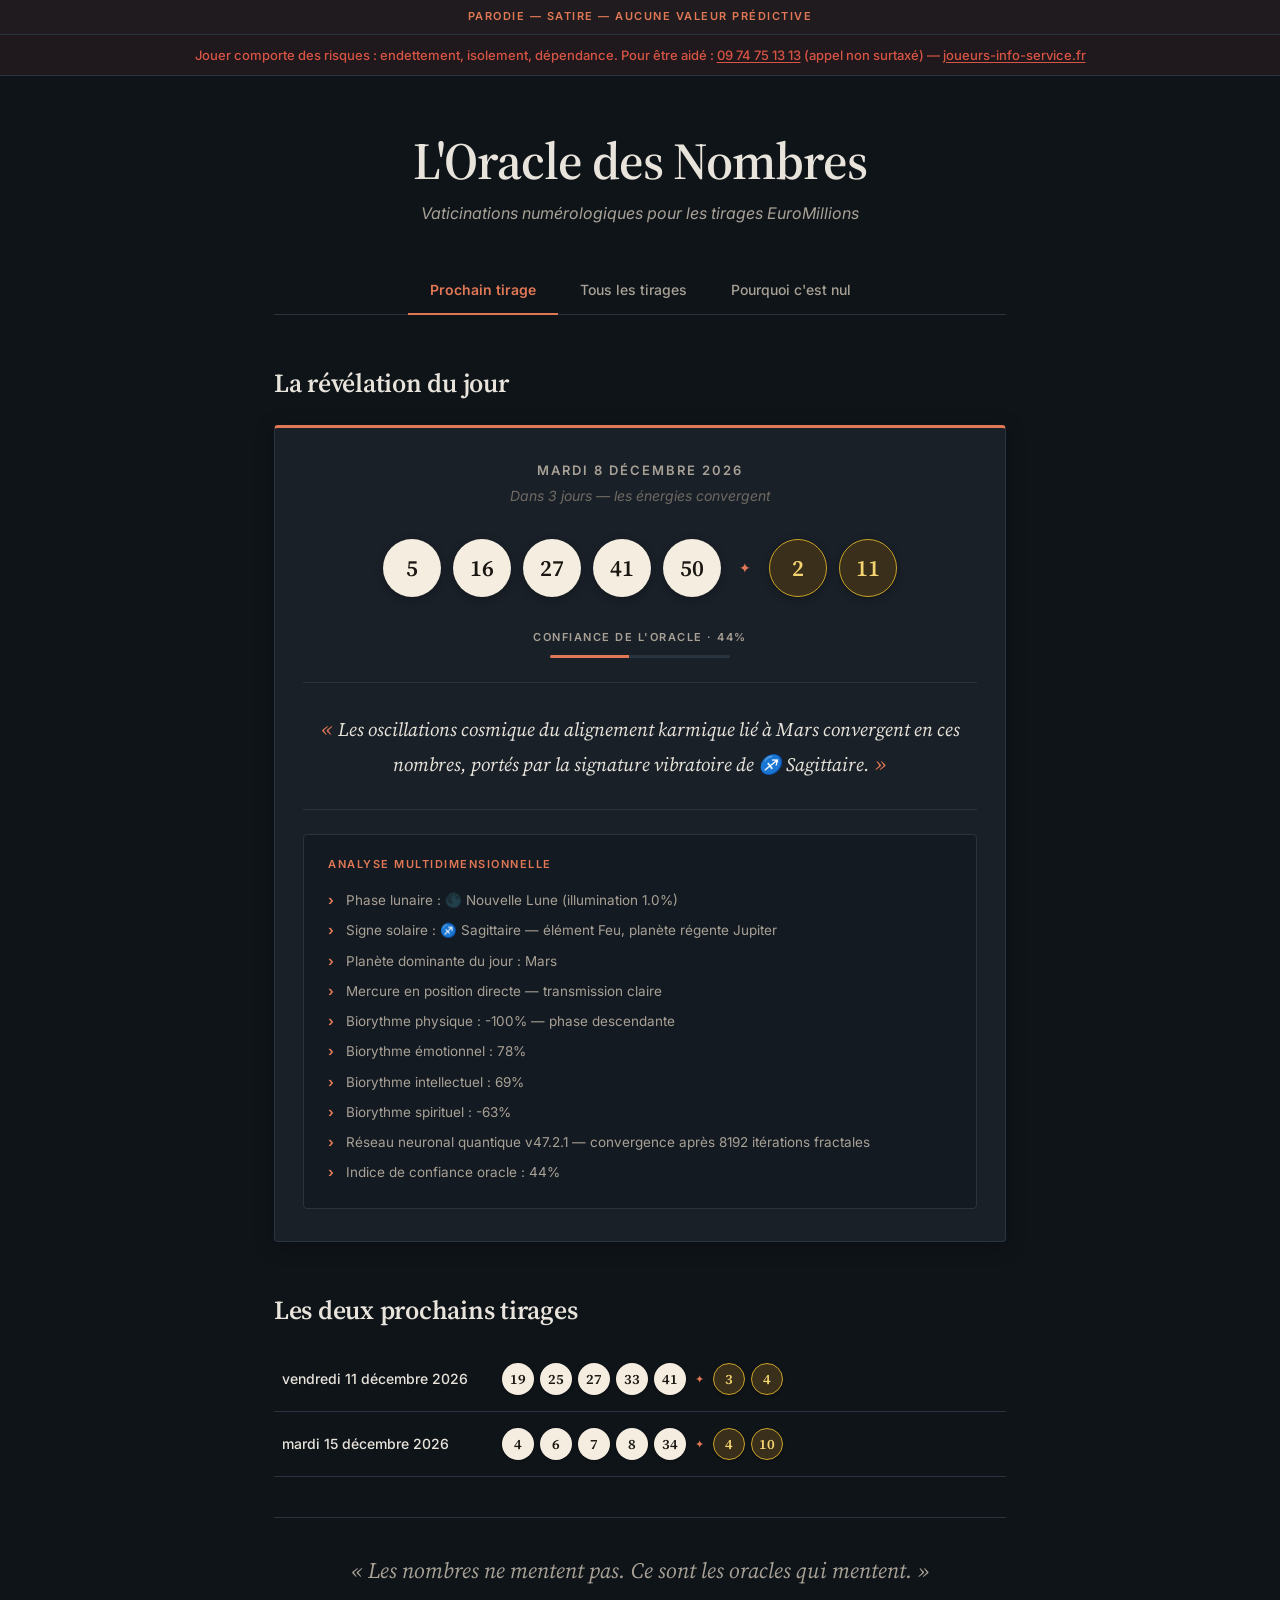
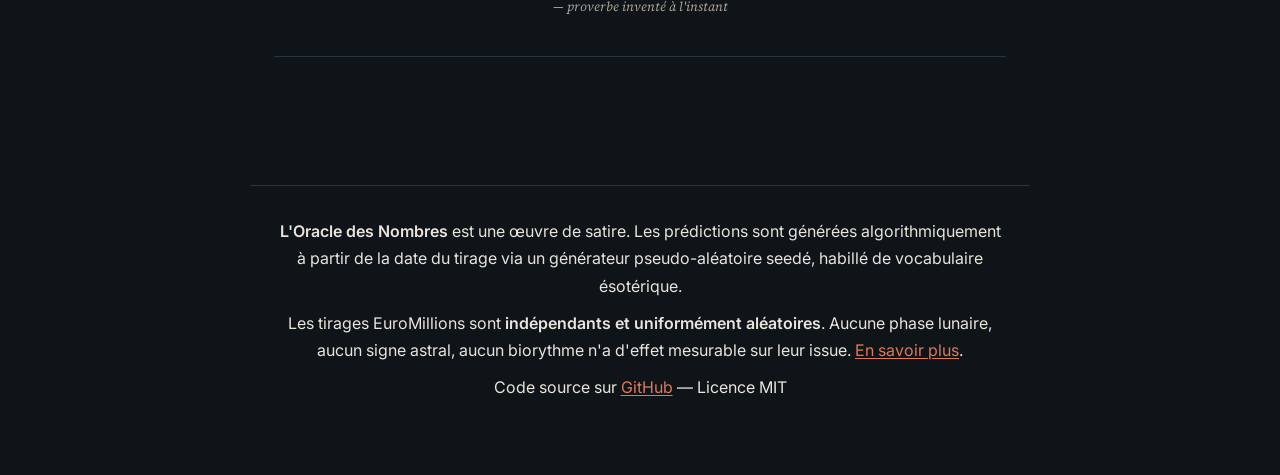
<file: index.html>
<!DOCTYPE html>
<html lang="fr">
<head>
<meta charset="utf-8">
<meta name="viewport" content="width=device-width, initial-scale=1">
<meta name="robots" content="noindex, nofollow">
<title>L'Oracle des Nombres — Parodie numérologique EuroMillions</title>
<link rel="preconnect" href="https://fonts.googleapis.com">
<link rel="preconnect" href="https://fonts.gstatic.com" crossorigin>
<link rel="stylesheet" href="https://fonts.googleapis.com/css2?family=Inter:wght@400;500;600&family=Source+Serif+4:ital,wght@0,400;0,600;1,400&display=swap">
<link rel="stylesheet" href="style.css">
<meta property="og:title" content="L'Oracle des Nombres (parodie)">
<meta property="og:description" content="Prédictions pseudo-scientifiques d'EuroMillions par cycles lunaires et alignements planétaires. C'est une blague — aucune valeur prédictive.">
</head>
<body>

<div class="parody-tag">Parodie — Satire — Aucune valeur prédictive</div>

<div class="danger-banner">
  Jouer comporte des risques : endettement, isolement, dépendance. Pour être aidé :
  <a href="tel:0974751313">09 74 75 13 13</a> (appel non surtaxé) —
  <a href="https://www.joueurs-info-service.fr/" target="_blank" rel="noopener">joueurs-info-service.fr</a>
</div>

<main>
  <h1>L'Oracle des Nombres</h1>
  <p class="subtitle">Vaticinations numérologiques pour les tirages EuroMillions</p>

  <nav>
    <a href="index.html" class="active">Prochain tirage</a>
    <a href="calendar.html">Tous les tirages</a>
    <a href="about.html">Pourquoi c'est nul</a>
  </nav>

  <section id="next-draw">
    <h2>La révélation du jour</h2>
    <div id="oracle-content"></div>
  </section>

  <section>
    <h2>Les deux prochains tirages</h2>
    <div id="upcoming"></div>
  </section>

  <div class="big-quote">
    « Les nombres ne mentent pas. Ce sont les oracles qui mentent. »<br>
    <span style="font-size:13px;">— proverbe inventé à l'instant</span>
  </div>

</main>

<footer>
  <p>
    <b>L'Oracle des Nombres</b> est une œuvre de satire.
    Les prédictions sont générées algorithmiquement à partir de la date du tirage
    via un générateur pseudo-aléatoire seedé, habillé de vocabulaire ésotérique.
  </p>
  <p>
    Les tirages EuroMillions sont <b>indépendants et uniformément aléatoires</b>.
    Aucune phase lunaire, aucun signe astral, aucun biorythme n'a d'effet mesurable
    sur leur issue. <a href="about.html">En savoir plus</a>.
  </p>
  <p>
    Code source sur <a href="https://github.com/raphaeljameson-png/oracle-des-nombres" target="_blank" rel="noopener">GitHub</a> — Licence MIT
  </p>
</footer>

<script src="calendar.js"></script>
<script src="app.js"></script>
<script>
(function() {
  const draws = window.CALENDAR_DATA.draws;
  const next = nextDraw(draws);
  const result = oracle(next);

  document.getElementById('oracle-content').innerHTML = `
    <div class="oracle-card">
      <div class="draw-date">${result.dateFormatted}</div>
      <div class="draw-countdown">${countdownText(next)}</div>

      <div class="prediction-grid">
        ${renderBalls(result.mainNumbers, result.stars)}
      </div>

      <div class="confidence">
        Confiance de l'oracle&nbsp;·&nbsp;${result.confidence}%
        <div class="confidence-bar">
          <div class="confidence-fill" style="width:${result.confidence}%"></div>
        </div>
      </div>

      <div class="prophecy">${result.prophecy}</div>

      <div class="reasoning">
        <span class="reasoning-label">Analyse multidimensionnelle</span>
        <ul>
          ${result.reasoning.map(r => `<li>${r}</li>`).join('')}
        </ul>
      </div>
    </div>
  `;

  const idx = draws.indexOf(next);
  const upcoming = draws.slice(idx + 1, idx + 3);
  document.getElementById('upcoming').innerHTML = upcoming.map(d => {
    const r = oracle(d);
    return `
      <div class="calendar-item">
        <div class="cal-date">${r.dateFormatted}</div>
        <div class="cal-balls">${renderBalls(r.mainNumbers, r.stars, true)}</div>
      </div>
    `;
  }).join('');
})();
</script>

</body>
</html>
</file>
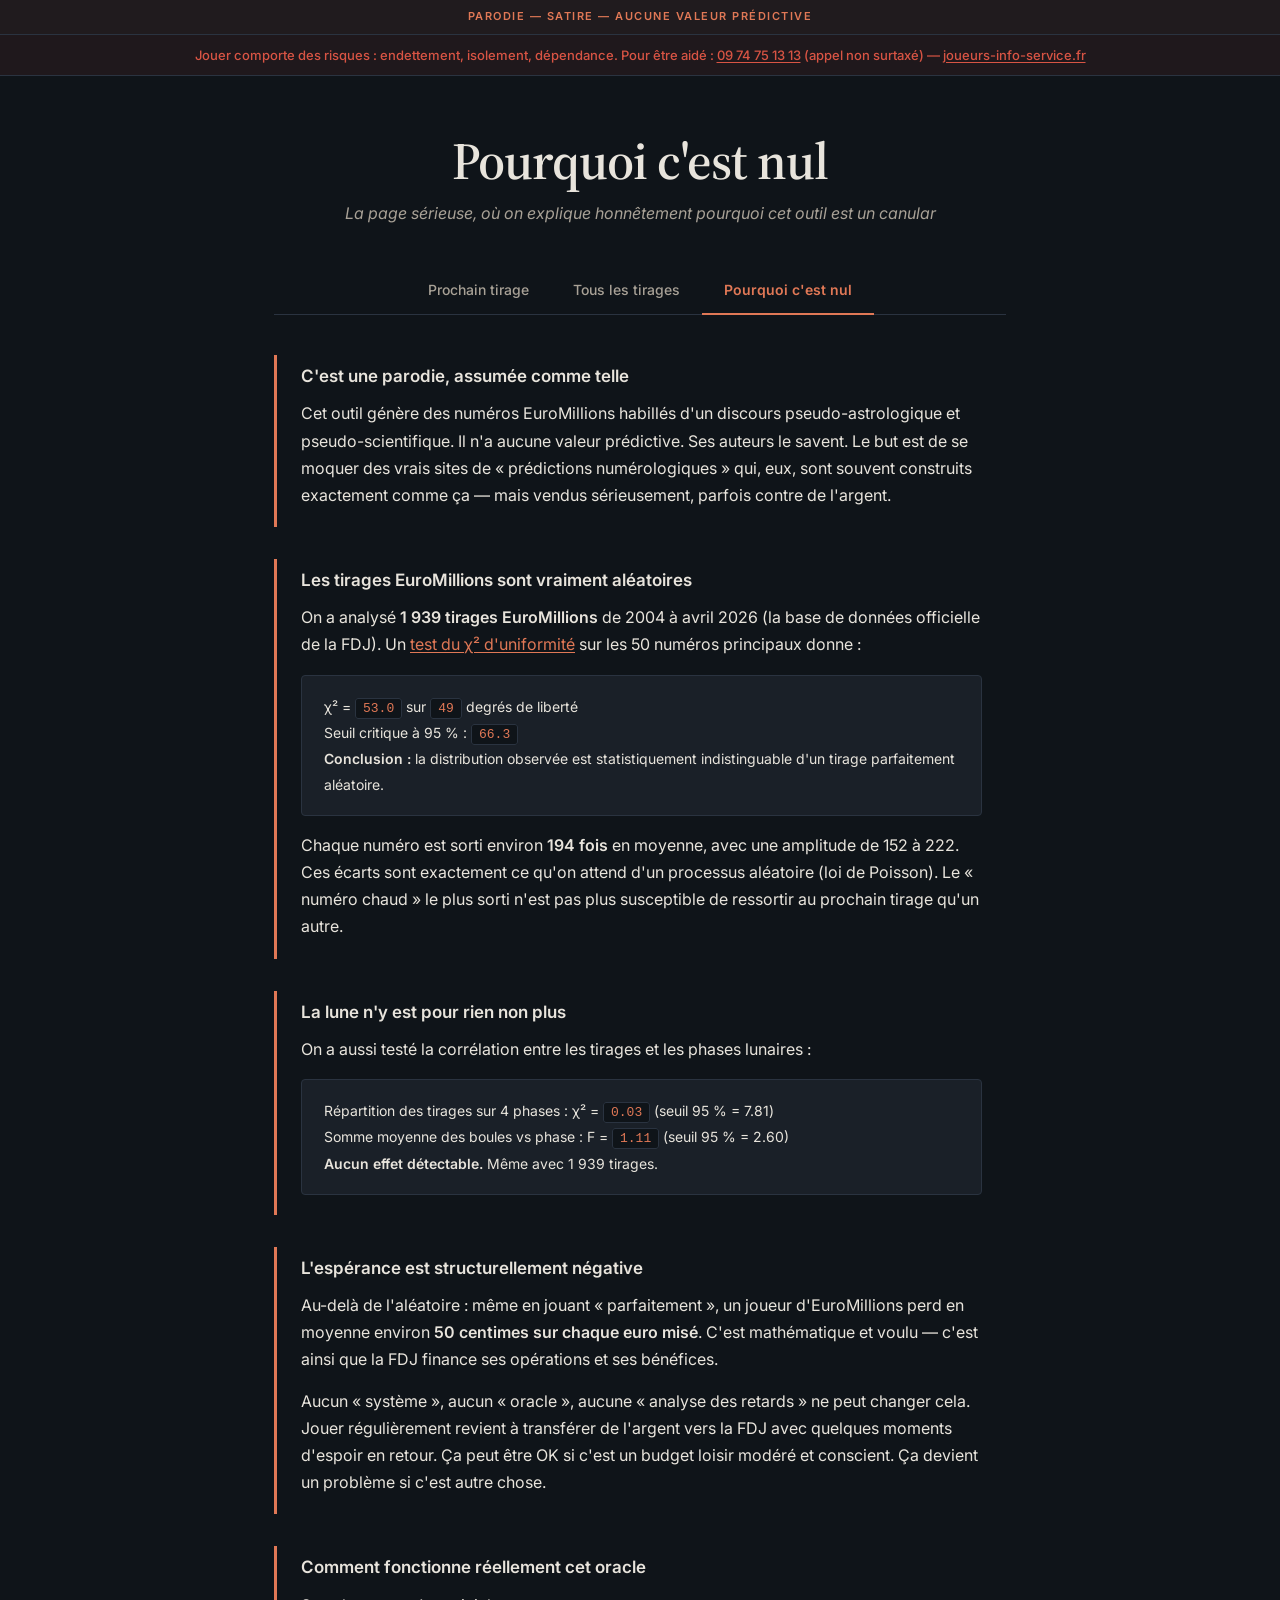
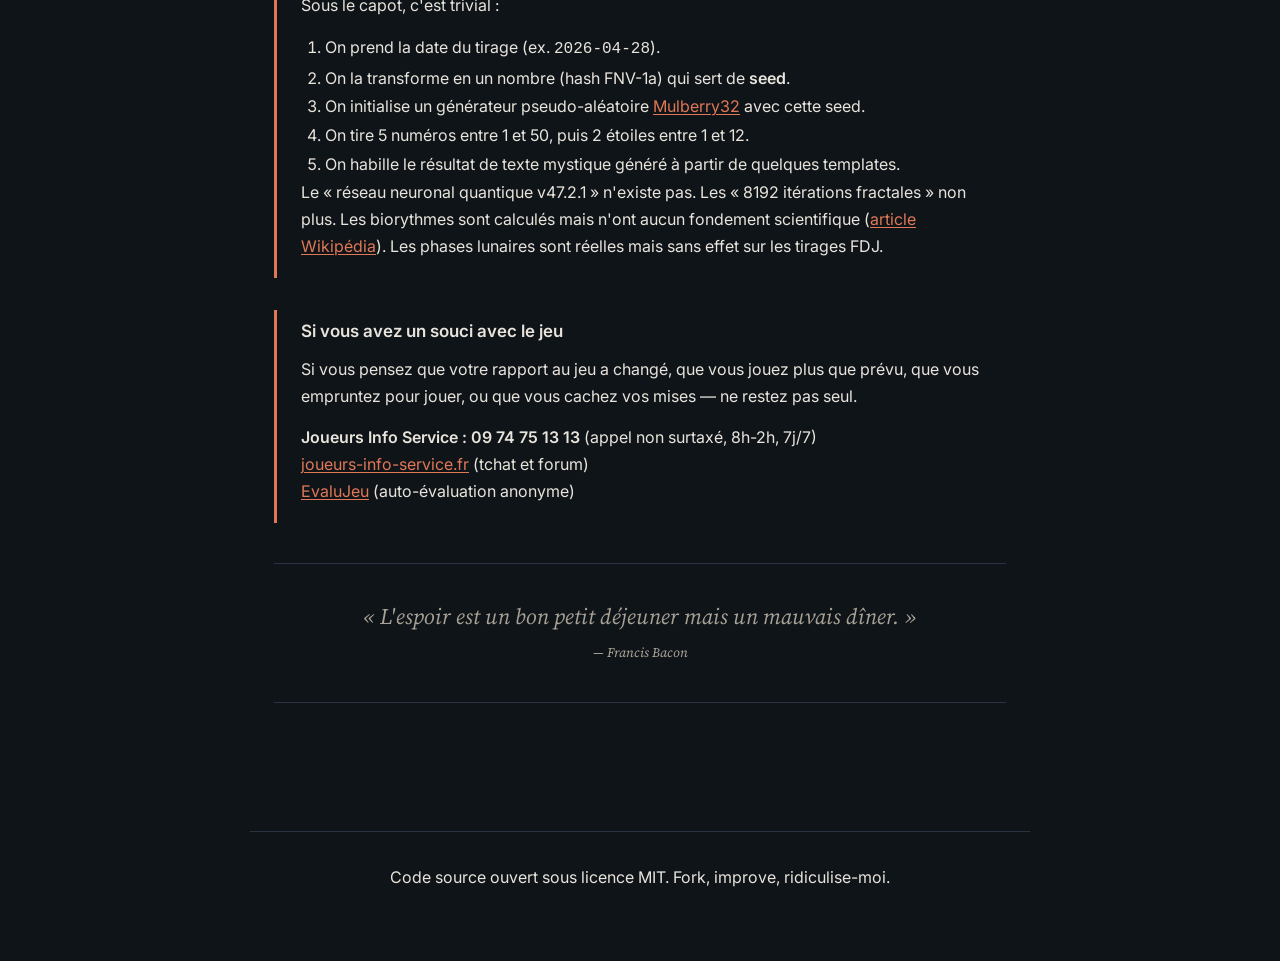
<file: about.html>
<!DOCTYPE html>
<html lang="fr">
<head>
<meta charset="utf-8">
<meta name="viewport" content="width=device-width, initial-scale=1">
<meta name="robots" content="noindex, nofollow">
<title>Pourquoi cet oracle ne marche pas</title>
<link rel="preconnect" href="https://fonts.googleapis.com">
<link rel="preconnect" href="https://fonts.gstatic.com" crossorigin>
<link rel="stylesheet" href="https://fonts.googleapis.com/css2?family=Inter:wght@400;500;600&family=Source+Serif+4:ital,wght@0,400;0,600;1,400&display=swap">
<link rel="stylesheet" href="style.css">
</head>
<body>

<div class="parody-tag">Parodie — Satire — Aucune valeur prédictive</div>

<div class="danger-banner">
  Jouer comporte des risques : endettement, isolement, dépendance. Pour être aidé :
  <a href="tel:0974751313">09 74 75 13 13</a> (appel non surtaxé) —
  <a href="https://www.joueurs-info-service.fr/" target="_blank" rel="noopener">joueurs-info-service.fr</a>
</div>

<main>
  <h1>Pourquoi c'est nul</h1>
  <p class="subtitle">La page sérieuse, où on explique honnêtement pourquoi cet outil est un canular</p>

  <nav>
    <a href="index.html">Prochain tirage</a>
    <a href="calendar.html">Tous les tirages</a>
    <a href="about.html" class="active">Pourquoi c'est nul</a>
  </nav>

  <div class="about-section">
    <h3>C'est une parodie, assumée comme telle</h3>
    <p>
      Cet outil génère des numéros EuroMillions habillés d'un discours pseudo-astrologique
      et pseudo-scientifique. Il n'a aucune valeur prédictive. Ses auteurs le savent.
      Le but est de se moquer des vrais sites de « prédictions numérologiques » qui, eux,
      sont souvent construits exactement comme ça — mais vendus sérieusement, parfois
      contre de l'argent.
    </p>
  </div>

  <div class="about-section">
    <h3>Les tirages EuroMillions sont vraiment aléatoires</h3>
    <p>
      On a analysé <b>1 939 tirages EuroMillions</b> de 2004 à avril 2026 (la base de données
      officielle de la FDJ). Un <a href="https://fr.wikipedia.org/wiki/Test_du_%CF%87%C2%B2"
      target="_blank" rel="noopener">test du χ² d'uniformité</a> sur les 50 numéros
      principaux donne :
    </p>
    <div class="stat-box">
      χ² = <code>53.0</code> sur <code>49</code> degrés de liberté<br>
      Seuil critique à 95 % : <code>66.3</code><br>
      <b>Conclusion :</b> la distribution observée est statistiquement indistinguable
      d'un tirage parfaitement aléatoire.
    </div>
    <p>
      Chaque numéro est sorti environ <b>194 fois</b> en moyenne, avec une amplitude de
      152 à 222. Ces écarts sont exactement ce qu'on attend d'un processus aléatoire
      (loi de Poisson). Le « numéro chaud » le plus sorti n'est pas plus susceptible de
      ressortir au prochain tirage qu'un autre.
    </p>
  </div>

  <div class="about-section">
    <h3>La lune n'y est pour rien non plus</h3>
    <p>
      On a aussi testé la corrélation entre les tirages et les phases lunaires :
    </p>
    <div class="stat-box">
      Répartition des tirages sur 4 phases : χ² = <code>0.03</code> (seuil 95 % = 7.81)<br>
      Somme moyenne des boules vs phase : F = <code>1.11</code> (seuil 95 % = 2.60)<br>
      <b>Aucun effet détectable.</b> Même avec 1 939 tirages.
    </div>
  </div>

  <div class="about-section">
    <h3>L'espérance est structurellement négative</h3>
    <p>
      Au-delà de l'aléatoire : même en jouant « parfaitement », un joueur d'EuroMillions
      perd en moyenne environ <b>50 centimes sur chaque euro misé</b>. C'est mathématique
      et voulu — c'est ainsi que la FDJ finance ses opérations et ses bénéfices.
    </p>
    <p>
      Aucun « système », aucun « oracle », aucune « analyse des retards » ne peut changer cela.
      Jouer régulièrement revient à transférer de l'argent vers la FDJ avec quelques
      moments d'espoir en retour. Ça peut être OK si c'est un budget loisir modéré
      et conscient. Ça devient un problème si c'est autre chose.
    </p>
  </div>

  <div class="about-section">
    <h3>Comment fonctionne réellement cet oracle</h3>
    <p>Sous le capot, c'est trivial :</p>
    <ol style="padding-left: 24px; line-height: 1.8;">
      <li>On prend la date du tirage (ex. <code>2026-04-28</code>).</li>
      <li>On la transforme en un nombre (hash FNV-1a) qui sert de <b>seed</b>.</li>
      <li>On initialise un générateur pseudo-aléatoire <a href="https://en.wikipedia.org/wiki/Pseudorandom_number_generator" target="_blank" rel="noopener">Mulberry32</a> avec cette seed.</li>
      <li>On tire 5 numéros entre 1 et 50, puis 2 étoiles entre 1 et 12.</li>
      <li>On habille le résultat de texte mystique généré à partir de quelques templates.</li>
    </ol>
    <p>
      Le « réseau neuronal quantique v47.2.1 » n'existe pas. Les « 8192 itérations fractales »
      non plus. Les biorythmes sont calculés mais n'ont aucun fondement scientifique
      (<a href="https://fr.wikipedia.org/wiki/Biorythme" target="_blank" rel="noopener">article Wikipédia</a>).
      Les phases lunaires sont réelles mais sans effet sur les tirages FDJ.
    </p>
  </div>

  <div class="about-section">
    <h3>Si vous avez un souci avec le jeu</h3>
    <p>
      Si vous pensez que votre rapport au jeu a changé, que vous jouez plus que prévu,
      que vous empruntez pour jouer, ou que vous cachez vos mises — ne restez pas seul.
    </p>
    <p>
      <b>Joueurs Info Service : 09 74 75 13 13</b> (appel non surtaxé, 8h-2h, 7j/7)<br>
      <a href="https://www.joueurs-info-service.fr/" target="_blank" rel="noopener">joueurs-info-service.fr</a> (tchat et forum)<br>
      <a href="https://www.evalujeu.fr/" target="_blank" rel="noopener">EvaluJeu</a> (auto-évaluation anonyme)
    </p>
  </div>

  <div class="big-quote">
    « L'espoir est un bon petit déjeuner mais un mauvais dîner. »<br>
    <span style="font-size:13px;">— Francis Bacon</span>
  </div>

</main>

<footer>
  <p>
    Code source ouvert sous licence MIT. Fork, improve, ridiculise-moi.
  </p>
</footer>

</body>
</html>
</file>
<file: style.css>
/* ═══════════════════════════════════════════════════════════════
   ORACLE DES NOMBRES — Design éditorial, fond nuit
   Bleu ardoise profond + accent terracotta + ivoire pour les boules.
   ═══════════════════════════════════════════════════════════════ */

:root {
  /* Base (fond nuit) */
  --bg: #0f1419;
  --bg-elevated: #1a2028;
  --bg-subtle: #141a21;
  --border: #2a3340;
  --border-strong: #3a4554;

  /* Texte */
  --text: #e8e4dc;
  --text-muted: #a8a196;
  --text-light: #6e6a62;

  /* Accent (terracotta chaud, utilisé avec parcimonie) */
  --accent: #e07856;
  --accent-hover: #f08866;
  --accent-subtle: rgba(224, 120, 86, 0.12);

  /* Boules (ivoire sur fond nuit) */
  --ball-bg: #f4ede0;
  --ball-text: #1a1612;

  /* Étoiles EuroMillions (or vieilli) */
  --star-bg: #3a2f1a;
  --star-border: #c9a227;
  --star-text: #f4d470;

  /* Alerte jeu */
  --danger: #d85444;
  --danger-bg: rgba(216, 84, 68, 0.08);

  /* Parodie tag */
  --parody-bg: rgba(224, 120, 86, 0.08);
  --parody-text: var(--accent);
}

* { box-sizing: border-box; margin: 0; padding: 0; }

html {
  font-family: 'Inter', -apple-system, BlinkMacSystemFont, 'Segoe UI', Helvetica, Arial, sans-serif;
  -webkit-font-smoothing: antialiased;
  -moz-osx-font-smoothing: grayscale;
  color: var(--text);
  background: var(--bg);
  font-size: 16px;
  line-height: 1.6;
}

body {
  min-height: 100vh;
  padding-bottom: 40px;
}

/* ─── Bandeaux (haut de page) ─────────────────────────────── */

.parody-tag {
  background: var(--parody-bg);
  color: var(--parody-text);
  text-align: center;
  padding: 8px 16px;
  font-size: 11px;
  letter-spacing: 1.5px;
  font-weight: 600;
  border-bottom: 1px solid var(--border);
  text-transform: uppercase;
}

.danger-banner {
  background: var(--danger-bg);
  color: var(--danger);
  text-align: center;
  padding: 10px 16px;
  font-size: 13px;
  font-weight: 500;
  border-bottom: 1px solid var(--border);
}
.danger-banner a { color: var(--danger); text-decoration: underline; }

/* ─── Structure ───────────────────────────────────────────── */

main {
  max-width: 780px;
  margin: 0 auto;
  padding: 56px 24px 24px;
}

/* ─── Titres ──────────────────────────────────────────────── */

h1 {
  font-family: 'Source Serif 4', 'Source Serif Pro', Georgia, serif;
  font-size: clamp(32px, 5.5vw, 52px);
  font-weight: 600;
  color: var(--text);
  text-align: center;
  letter-spacing: -0.02em;
  line-height: 1.1;
  margin-bottom: 10px;
}

h1 .ornament {
  display: none;
}

.subtitle {
  text-align: center;
  color: var(--text-muted);
  font-size: 16px;
  margin-bottom: 40px;
  font-weight: 400;
  font-style: italic;
}

h2 {
  font-family: 'Source Serif 4', 'Source Serif Pro', Georgia, serif;
  font-size: 26px;
  font-weight: 600;
  color: var(--text);
  margin: 48px 0 16px;
  letter-spacing: -0.01em;
}

h3 {
  font-size: 17px;
  font-weight: 600;
  color: var(--text);
  margin: 24px 0 10px;
}

p {
  font-size: 16px;
  line-height: 1.7;
  margin-bottom: 14px;
  color: var(--text);
}

a {
  color: var(--accent);
  text-decoration: underline;
  text-underline-offset: 2px;
  text-decoration-thickness: 1px;
}
a:hover { color: var(--accent-hover); }

b { color: var(--text); font-weight: 600; }

/* ─── Navigation ─────────────────────────────────────────── */

nav {
  display: flex;
  justify-content: center;
  gap: 0;
  margin: 32px 0 40px;
  border-bottom: 1px solid var(--border);
}

nav a {
  padding: 12px 22px;
  color: var(--text-muted);
  text-decoration: none;
  font-size: 14px;
  font-weight: 500;
  border-bottom: 2px solid transparent;
  margin-bottom: -1px;
  transition: color 0.15s, border-color 0.15s;
}

nav a:hover {
  color: var(--text);
}

nav a.active {
  color: var(--accent);
  border-bottom-color: var(--accent);
  font-weight: 600;
}

/* ─── Boules de tirage ───────────────────────────────────── */

.prediction-grid {
  display: flex;
  justify-content: center;
  align-items: center;
  gap: 12px;
  flex-wrap: wrap;
  margin: 32px 0;
}

.ball {
  width: 58px;
  height: 58px;
  border-radius: 50%;
  background: var(--ball-bg);
  border: none;
  display: flex;
  align-items: center;
  justify-content: center;
  font-family: 'Source Serif 4', Georgia, serif;
  font-size: 23px;
  font-weight: 600;
  color: var(--ball-text);
  box-shadow: 0 2px 8px rgba(0,0,0,0.3);
}

.ball.star {
  background: var(--star-bg);
  border: 1.5px solid var(--star-border);
  color: var(--star-text);
}

.ball-separator {
  color: var(--accent);
  font-size: 14px;
  margin: 0 6px;
  font-weight: 400;
}

/* ─── Carte oracle ────────────────────────────────────────── */

.oracle-card {
  background: var(--bg-elevated);
  border: 1px solid var(--border);
  border-top: 3px solid var(--accent);
  border-radius: 4px;
  padding: 32px 28px;
  margin: 20px 0 40px;
  box-shadow: 0 4px 20px rgba(0,0,0,0.25);
}

.oracle-card::before,
.oracle-card::after {
  content: none;
}

.draw-date {
  text-align: center;
  font-size: 13px;
  color: var(--text-muted);
  letter-spacing: 2px;
  text-transform: uppercase;
  margin-bottom: 4px;
  font-weight: 600;
}

.draw-countdown {
  text-align: center;
  color: var(--text-light);
  font-size: 14px;
  margin-bottom: 8px;
  font-style: italic;
}

/* ─── Prophétie ──────────────────────────────────────────── */

.prophecy {
  font-family: 'Source Serif 4', 'Source Serif Pro', Georgia, serif;
  font-style: italic;
  font-size: 19px;
  line-height: 1.6;
  text-align: center;
  color: var(--text);
  padding: 28px 16px;
  margin: 24px 0;
  border-top: 1px solid var(--border);
  border-bottom: 1px solid var(--border);
  background: transparent;
}

.prophecy::before { content: '« '; color: var(--accent); font-size: 22px; }
.prophecy::after { content: ' »'; color: var(--accent); font-size: 22px; }

/* ─── Analyse (liste détaillée) ──────────────────────────── */

.reasoning {
  margin-top: 24px;
  padding: 20px 24px;
  background: var(--bg-subtle);
  border-radius: 4px;
  font-size: 13.5px;
  line-height: 1.65;
  border: 1px solid var(--border);
}

.reasoning-label {
  color: var(--accent);
  letter-spacing: 1.5px;
  text-transform: uppercase;
  font-size: 11px;
  margin-bottom: 12px;
  display: block;
  font-weight: 600;
}

.reasoning ul {
  list-style: none;
  padding-left: 0;
}

.reasoning li {
  padding: 4px 0 4px 18px;
  position: relative;
  color: var(--text-muted);
}

.reasoning li::before {
  content: '›';
  position: absolute;
  left: 0;
  color: var(--accent);
  font-weight: 700;
}

/* ─── Confiance ──────────────────────────────────────────── */

.confidence {
  text-align: center;
  margin: 18px 0 8px;
  font-size: 11px;
  letter-spacing: 1.5px;
  color: var(--text-muted);
  text-transform: uppercase;
  font-weight: 600;
}

.confidence-bar {
  width: 180px;
  height: 3px;
  background: var(--border);
  border-radius: 2px;
  margin: 8px auto;
  overflow: hidden;
}

.confidence-fill {
  height: 100%;
  background: var(--accent);
}

/* ─── Calendrier liste ───────────────────────────────────── */

.calendar-list {
  display: flex;
  flex-direction: column;
  gap: 0;
  border-top: 1px solid var(--border);
}

.calendar-item {
  background: transparent;
  border: none;
  border-bottom: 1px solid var(--border);
  border-radius: 0;
  padding: 16px 8px;
  display: flex;
  align-items: center;
  gap: 20px;
  flex-wrap: wrap;
  transition: background 0.15s, padding-left 0.15s;
}

.calendar-item:hover {
  background: var(--bg-elevated);
  padding-left: 16px;
  box-shadow: inset 3px 0 0 var(--accent);
}

.calendar-item .cal-date {
  font-size: 14px;
  color: var(--text);
  min-width: 200px;
  font-weight: 500;
}

.calendar-item .cal-date span {
  color: var(--text-light);
  font-weight: 400;
  font-size: 12px;
}

.calendar-item .cal-balls {
  display: flex;
  gap: 6px;
  align-items: center;
  flex: 1;
  flex-wrap: wrap;
}

.mini-ball {
  width: 32px;
  height: 32px;
  border-radius: 50%;
  background: var(--ball-bg);
  border: none;
  display: flex;
  align-items: center;
  justify-content: center;
  font-family: 'Source Serif 4', Georgia, serif;
  font-weight: 600;
  color: var(--ball-text);
  font-size: 14px;
  box-shadow: 0 1px 3px rgba(0,0,0,0.3);
}

.mini-ball.star {
  background: var(--star-bg);
  border: 1px solid var(--star-border);
  color: var(--star-text);
}

.mini-separator {
  color: var(--accent);
  margin: 0 3px;
  font-size: 11px;
}

/* ─── Filtres ────────────────────────────────────────────── */

.filter-bar {
  display: flex;
  gap: 10px;
  flex-wrap: wrap;
  justify-content: center;
  margin: 24px 0 20px;
}

.filter-bar input,
.filter-bar select {
  background: var(--bg-elevated);
  border: 1px solid var(--border-strong);
  color: var(--text);
  padding: 9px 12px;
  border-radius: 4px;
  font-size: 14px;
  font-family: inherit;
  min-width: 160px;
}

.filter-bar input::placeholder { color: var(--text-light); }

.filter-bar input:focus,
.filter-bar select:focus {
  outline: none;
  border-color: var(--accent);
  box-shadow: 0 0 0 3px var(--accent-subtle);
}

/* ─── Page « about » ────────────────────────────────────── */

.about-section {
  background: transparent;
  border-left: 3px solid var(--accent);
  padding: 4px 24px;
  margin: 32px 0;
  border-radius: 0;
}

.about-section h3 {
  margin-top: 4px;
  color: var(--text);
}

.big-quote {
  font-family: 'Source Serif 4', 'Source Serif Pro', Georgia, serif;
  font-size: 22px;
  font-style: italic;
  text-align: center;
  padding: 36px 20px;
  color: var(--text-muted);
  border-top: 1px solid var(--border);
  border-bottom: 1px solid var(--border);
  margin: 40px 0;
  line-height: 1.5;
}

.stat-box {
  background: var(--bg-elevated);
  border: 1px solid var(--border);
  padding: 18px 22px;
  border-radius: 4px;
  margin: 16px 0;
  font-size: 14px;
  line-height: 1.8;
}

.stat-box code {
  color: var(--accent);
  background: var(--bg);
  padding: 2px 7px;
  border-radius: 3px;
  font-family: 'SF Mono', Monaco, 'Cascadia Code', monospace;
  font-size: 13px;
  border: 1px solid var(--border);
}

/* ─── Footer ─────────────────────────────────────────────── */

footer {
  max-width: 780px;
  margin: 64px auto 0;
  padding: 32px 24px 24px;
  border-top: 1px solid var(--border);
  color: var(--text-muted);
  font-size: 13px;
  line-height: 1.6;
  text-align: center;
}

footer p { margin-bottom: 10px; }

/* ─── Responsive ─────────────────────────────────────────── */

@media (max-width: 600px) {
  main { padding: 32px 16px 16px; }
  h1 { font-size: 30px; }
  h2 { font-size: 22px; margin: 32px 0 12px; }
  .ball { width: 46px; height: 46px; font-size: 19px; }
  .oracle-card { padding: 22px 18px; }
  .prophecy { font-size: 17px; padding: 20px 8px; }
  nav a { padding: 10px 14px; font-size: 13px; }
  .calendar-item .cal-date { min-width: 100%; }
  .calendar-item:hover { padding-left: 8px; }
  .filter-bar input, .filter-bar select { min-width: 0; flex: 1; }
}
</file>
